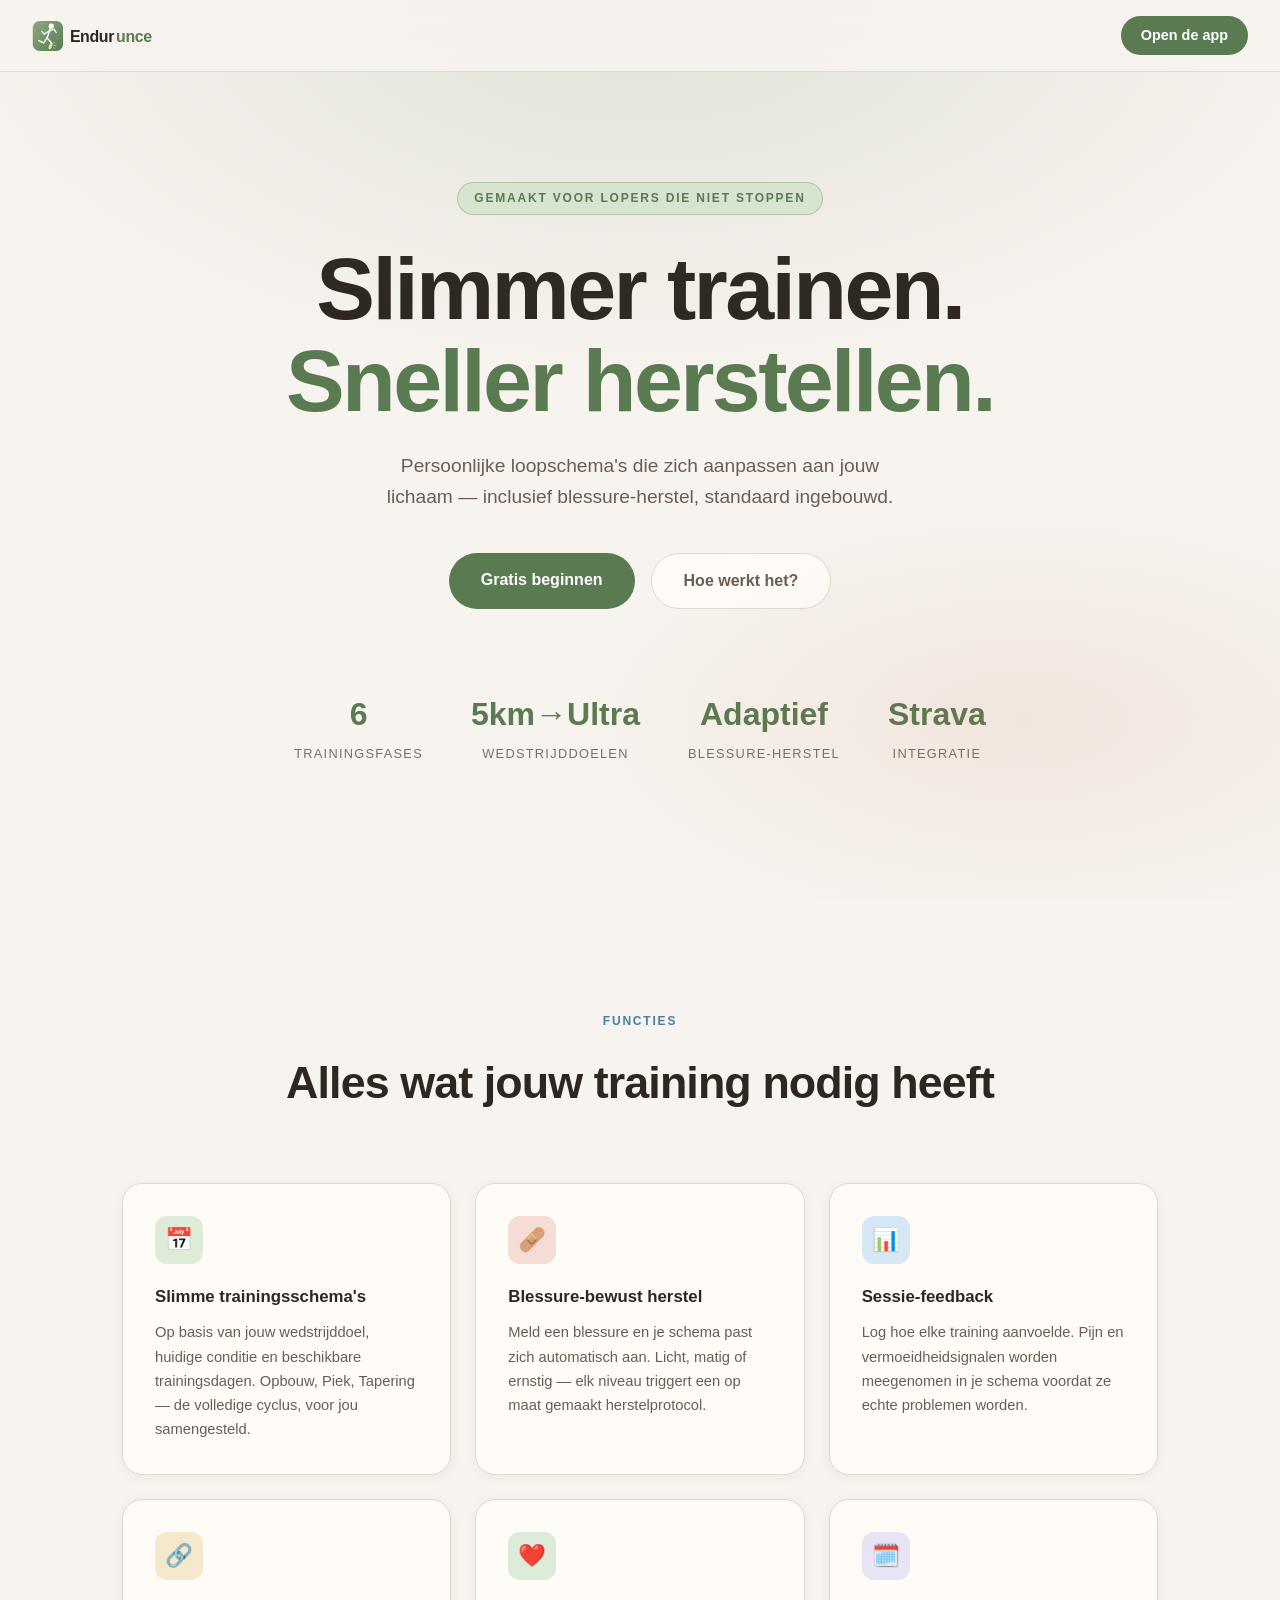
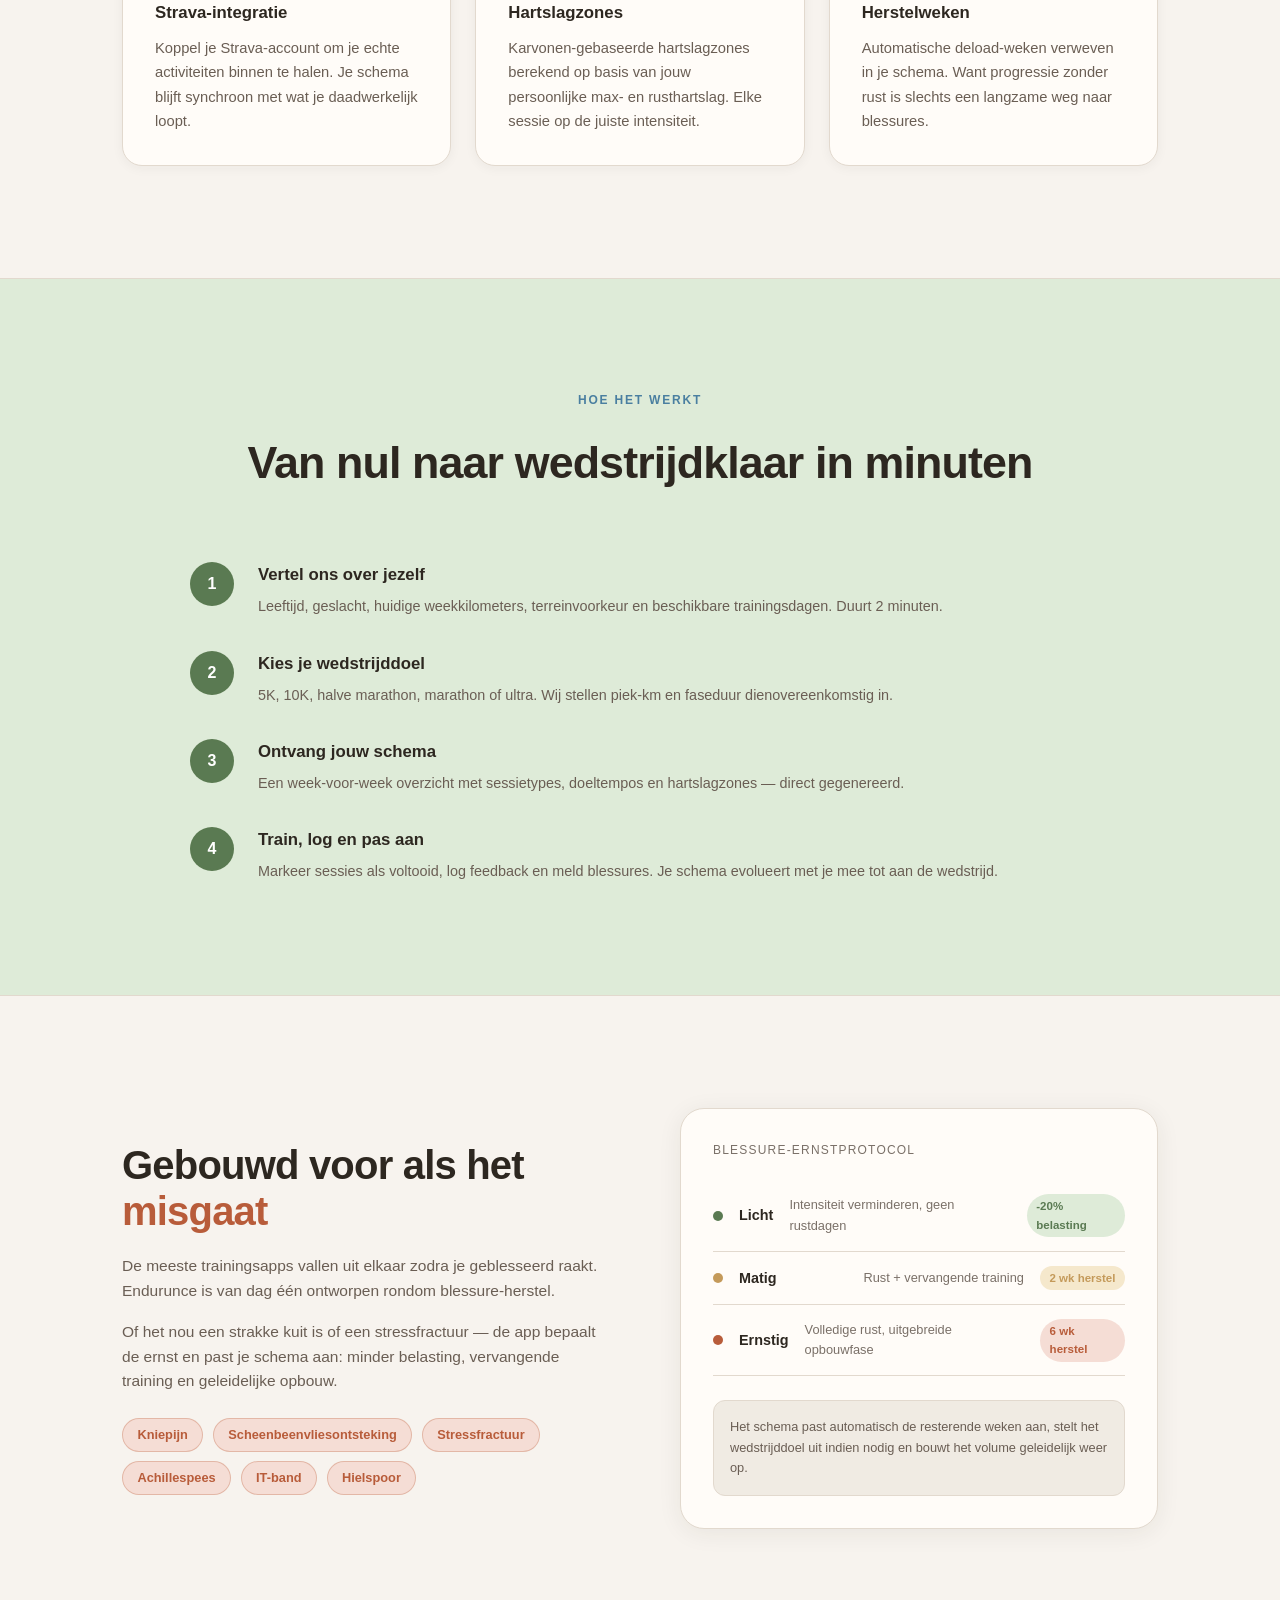
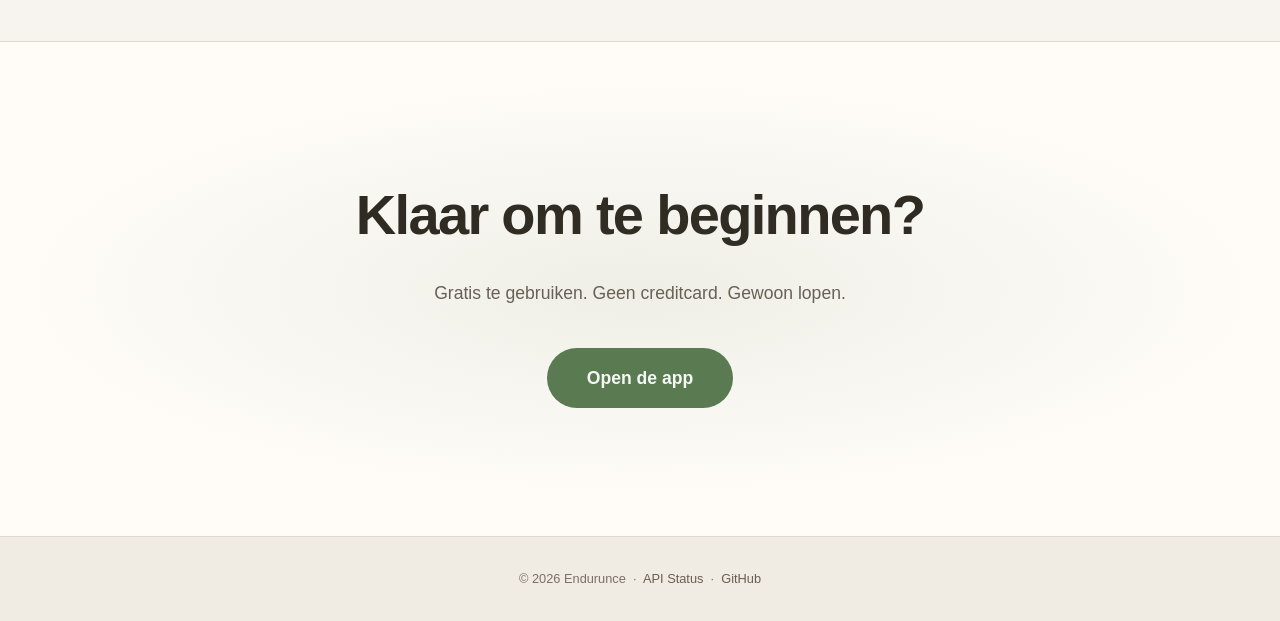
<file: html/index.html>
<!DOCTYPE html>
<html lang="nl">
<head>
  <meta charset="UTF-8" />
  <meta name="viewport" content="width=device-width, initial-scale=1.0" />
  <title>Endurunce — Slimmer trainen. Sneller herstellen.</title>
  <link rel="icon" type="image/svg+xml" href="icon.svg">
  <link rel="icon" type="image/png" href="favicon.png">
  <link rel="apple-touch-icon" href="favicon.png">
  <link rel="canonical" href="https://endurunce.nl/">
  <link rel="stylesheet" href="style.css">
  <link rel="manifest" href="manifest.json">
  <meta name="description" content="AI-gestuurde loopschema's die zich aanpassen aan jouw lichaam — inclusief blessure-herstel." />
  <meta name="theme-color" content="#5a7a52">
  <meta property="og:title" content="Endurunce — Slimmer trainen. Sneller herstellen.">
  <meta property="og:description" content="AI-gestuurde loopschema's die zich aanpassen aan jouw lichaam — inclusief blessure-herstel.">
  <meta property="og:image" content="https://endurunce.nl/icon.svg">
  <meta property="og:url" content="https://endurunce.nl/">
  <meta property="og:type" content="website">
  <meta name="twitter:card" content="summary">
  <script type="application/ld+json">
  {
    "@context": "https://schema.org",
    "@type": "SoftwareApplication",
    "name": "Endurunce",
    "applicationCategory": "HealthApplication",
    "operatingSystem": "iOS, Android, Web",
    "description": "AI-powered hardloopcoach voor gepersonaliseerde trainingsplannen",
    "url": "https://endurunce.nl",
    "offers": { "@type": "Offer", "price": "0", "priceCurrency": "EUR" }
  }
  </script>
</head>
<body>

  <!-- NAV -->
  <nav>
    <a class="logo" href="/"><img src="logo-dark.svg" alt="Endurunce" height="34" style="display:block;"></a>
    <a class="cta-nav" href="https://app.endurunce.nl">Open de app</a>
  </nav>

  <main>

  <!-- HERO -->
  <section class="hero">
    <span class="hero-eyebrow">Gemaakt voor lopers die niet stoppen</span>
    <h1>Slimmer trainen.<br /><em>Sneller herstellen.</em></h1>
    <p>Persoonlijke loopschema's die zich aanpassen aan jouw lichaam — inclusief blessure-herstel, standaard ingebouwd.</p>
    <div class="hero-actions">
      <a class="btn-primary" href="https://app.endurunce.nl">Gratis beginnen</a>
      <a class="btn-secondary" href="#features">Hoe werkt het?</a>
    </div>
    <div class="hero-stats">
      <div class="stat">
        <span class="stat-value">6</span>
        <span class="stat-label">Trainingsfases</span>
      </div>
      <div class="stat">
        <span class="stat-value">5km→Ultra</span>
        <span class="stat-label">Wedstrijddoelen</span>
      </div>
      <div class="stat">
        <span class="stat-value">Adaptief</span>
        <span class="stat-label">Blessure-herstel</span>
      </div>
      <div class="stat">
        <span class="stat-value">Strava</span>
        <span class="stat-label">Integratie</span>
      </div>
    </div>
  </section>

  <!-- FEATURES -->
  <section class="features" id="features">
    <p class="section-label">Functies</p>
    <h2 class="section-title">Alles wat jouw training nodig heeft</h2>
    <div class="features-grid">

      <div class="feature-card">
        <div class="feature-icon" style="background:var(--moss-dim)">📅</div>
        <h3>Slimme trainingsschema's</h3>
        <p>Op basis van jouw wedstrijddoel, huidige conditie en beschikbare trainingsdagen. Opbouw, Piek, Tapering — de volledige cyclus, voor jou samengesteld.</p>
      </div>

      <div class="feature-card">
        <div class="feature-icon" style="background:var(--terra-dim)">🩹</div>
        <h3>Blessure-bewust herstel</h3>
        <p>Meld een blessure en je schema past zich automatisch aan. Licht, matig of ernstig — elk niveau triggert een op maat gemaakt herstelprotocol.</p>
      </div>

      <div class="feature-card">
        <div class="feature-icon" style="background:var(--sky-dim)">📊</div>
        <h3>Sessie-feedback</h3>
        <p>Log hoe elke training aanvoelde. Pijn en vermoeidheidsignalen worden meegenomen in je schema voordat ze echte problemen worden.</p>
      </div>

      <div class="feature-card">
        <div class="feature-icon" style="background:var(--sand-dim)">🔗</div>
        <h3>Strava-integratie</h3>
        <p>Koppel je Strava-account om je echte activiteiten binnen te halen. Je schema blijft synchroon met wat je daadwerkelijk loopt.</p>
      </div>

      <div class="feature-card">
        <div class="feature-icon" style="background:var(--moss-dim)">❤️</div>
        <h3>Hartslagzones</h3>
        <p>Karvonen-gebaseerde hartslagzones berekend op basis van jouw persoonlijke max- en rusthartslag. Elke sessie op de juiste intensiteit.</p>
      </div>

      <div class="feature-card">
        <div class="feature-icon" style="background:var(--lav-dim)">🗓️</div>
        <h3>Herstelweken</h3>
        <p>Automatische deload-weken verweven in je schema. Want progressie zonder rust is slechts een langzame weg naar blessures.</p>
      </div>

    </div>
  </section>

  <!-- HOW IT WORKS -->
  <section class="how">
    <div class="how-inner">
      <p class="section-label">Hoe het werkt</p>
      <h2 class="section-title">Van nul naar wedstrijdklaar in minuten</h2>
      <div class="steps">
        <div class="step">
          <div class="step-num">1</div>
          <div class="step-content">
            <h3>Vertel ons over jezelf</h3>
            <p>Leeftijd, geslacht, huidige weekkilometers, terreinvoorkeur en beschikbare trainingsdagen. Duurt 2 minuten.</p>
          </div>
        </div>
        <div class="step">
          <div class="step-num">2</div>
          <div class="step-content">
            <h3>Kies je wedstrijddoel</h3>
            <p>5K, 10K, halve marathon, marathon of ultra. Wij stellen piek-km en faseduur dienovereenkomstig in.</p>
          </div>
        </div>
        <div class="step">
          <div class="step-num">3</div>
          <div class="step-content">
            <h3>Ontvang jouw schema</h3>
            <p>Een week-voor-week overzicht met sessietypes, doeltempos en hartslagzones — direct gegenereerd.</p>
          </div>
        </div>
        <div class="step">
          <div class="step-num">4</div>
          <div class="step-content">
            <h3>Train, log en pas aan</h3>
            <p>Markeer sessies als voltooid, log feedback en meld blessures. Je schema evolueert met je mee tot aan de wedstrijd.</p>
          </div>
        </div>
      </div>
    </div>
  </section>

  <!-- INJURY -->
  <section class="injury">
    <div class="injury-text">
      <h2>Gebouwd voor als het <em>misgaat</em></h2>
      <p>De meeste trainingsapps vallen uit elkaar zodra je geblesseerd raakt. Endurunce is van dag één ontworpen rondom blessure-herstel.</p>
      <p>Of het nou een strakke kuit is of een stressfractuur — de app bepaalt de ernst en past je schema aan: minder belasting, vervangende training en geleidelijke opbouw.</p>
      <div class="injury-pills">
        <span class="pill">Kniepijn</span>
        <span class="pill">Scheenbeenvliesontsteking</span>
        <span class="pill">Stressfractuur</span>
        <span class="pill">Achillespees</span>
        <span class="pill">IT-band</span>
        <span class="pill">Hielspoor</span>
      </div>
    </div>
    <div class="injury-visual">
      <div style="font-size:0.75rem;text-transform:uppercase;letter-spacing:0.1em;color:var(--ink-light);margin-bottom:1.25rem;">Blessure-ernstprotocol</div>
      <div class="severity-row">
        <div class="severity-dot" style="background:#5a7a52"></div>
        <div class="sev-label">Licht</div>
        <div class="sev-desc">Intensiteit verminderen, geen rustdagen</div>
        <span class="sev-badge" style="background:var(--moss-dim);color:var(--moss)">-20% belasting</span>
      </div>
      <div class="severity-row">
        <div class="severity-dot" style="background:var(--sand)"></div>
        <div class="sev-label">Matig</div>
        <div class="sev-desc">Rust + vervangende training</div>
        <span class="sev-badge" style="background:var(--sand-dim);color:var(--sand)">2 wk herstel</span>
      </div>
      <div class="severity-row">
        <div class="severity-dot" style="background:var(--terra)"></div>
        <div class="sev-label">Ernstig</div>
        <div class="sev-desc">Volledige rust, uitgebreide opbouwfase</div>
        <span class="sev-badge" style="background:var(--terra-dim);color:var(--terra)">6 wk herstel</span>
      </div>
      <div style="margin-top:1.5rem;padding:1rem;background:var(--surface2);border-radius:0.75rem;font-size:0.8rem;color:var(--ink-mid);line-height:1.6;border:1px solid var(--border)">
        Het schema past automatisch de resterende weken aan, stelt het wedstrijddoel uit indien nodig en bouwt het volume geleidelijk weer op.
      </div>
    </div>
  </section>

  <!-- CTA -->
  <section class="cta-section">
    <h2>Klaar om te beginnen?</h2>
    <p>Gratis te gebruiken. Geen creditcard. Gewoon lopen.</p>
    <a class="btn-primary" href="https://app.endurunce.nl" style="font-size:1.1rem;padding:1rem 2.5rem;display:inline-block;">Open de app</a>
  </section>

  </main>

  <!-- FOOTER -->
  <footer>
    <p>&copy; 2026 Endurunce &nbsp;·&nbsp; <a href="https://api.endurunce.nl/health">API Status</a> &nbsp;·&nbsp; <a href="https://github.com/Endurunce">GitHub</a></p>
  </footer>

</body>
</html>
</file>
<file: html/style.css>
*, *::before, *::after { box-sizing: border-box; margin: 0; padding: 0; }

:root {
  --bg:          #f7f3ee;
  --surface:     #fffcf8;
  --surface2:    #f0ebe3;
  --border:      #e2d9ce;
  --border-dark: #c9bfb3;
  --ink:         #2d2720;
  --ink-mid:     #6a5e54;
  --ink-light:   #7a7068;
  --moss:        #5a7a52;
  --moss-dim:    #deebd8;
  --sage:        #8aab7e;
  --terra:       #b85c3a;
  --terra-dim:   #f5ddd5;
  --sand:        #c49a5a;
  --sand-dim:    #f5e8cc;
  --sky:         #4a7fa0;
  --sky-dim:     #d6e8f5;
  --lavender:    #7a6aaa;
  --lav-dim:     #e8e3f5;
  --stone:       #9e9488;
  --stone-dim:   #ede8e2;
  --gold:        #b8862a;
  --gold-dim:    #f5e8c0;
  --strava:      #FC4C02;
}

html { scroll-behavior: smooth; }

body {
  font-family: -apple-system, BlinkMacSystemFont, "Segoe UI", Roboto, sans-serif;
  background: var(--bg);
  color: var(--ink);
  line-height: 1.6;
  overflow-x: hidden;
}

/* ── NAV ── */
nav {
  position: fixed;
  top: 0; left: 0; right: 0;
  z-index: 100;
  display: flex;
  align-items: center;
  justify-content: space-between;
  padding: 1rem 2rem;
  background: rgba(247,243,238,0.88);
  backdrop-filter: blur(14px);
  border-bottom: 1px solid var(--border);
}

.logo {
  font-size: 1.35rem;
  font-weight: 700;
  letter-spacing: -0.02em;
  color: var(--ink);
  text-decoration: none;
}

nav a.cta-nav {
  background: var(--moss);
  color: #fff;
  text-decoration: none;
  padding: 0.5rem 1.25rem;
  border-radius: 999px;
  font-size: 0.9rem;
  font-weight: 600;
  transition: background 0.2s;
}
nav a.cta-nav:hover { background: #4a6844; }

/* ── HERO ── */
.hero {
  min-height: 100vh;
  display: flex;
  flex-direction: column;
  align-items: center;
  justify-content: center;
  text-align: center;
  padding: 8rem 2rem 5rem;
  position: relative;
  overflow: hidden;
}

.hero::before {
  content: "";
  position: absolute;
  inset: 0;
  background:
    radial-gradient(ellipse 80% 60% at 50% 0%, rgba(90,122,82,0.14) 0%, transparent 70%),
    radial-gradient(ellipse 60% 40% at 80% 80%, rgba(184,92,58,0.09) 0%, transparent 60%);
  pointer-events: none;
}

.hero-eyebrow {
  display: inline-block;
  font-size: 0.75rem;
  font-weight: 600;
  letter-spacing: 0.15em;
  text-transform: uppercase;
  color: var(--moss);
  background: var(--moss-dim);
  border: 1px solid rgba(90,122,82,0.3);
  padding: 0.35rem 1rem;
  border-radius: 999px;
  margin-bottom: 1.75rem;
}

.hero h1 {
  font-size: clamp(2.8rem, 7vw, 5.5rem);
  font-weight: 800;
  line-height: 1.05;
  letter-spacing: -0.03em;
  max-width: 820px;
  margin-bottom: 1.5rem;
  color: var(--ink);
}

.hero h1 em {
  font-style: normal;
  color: var(--moss);
}

.hero p {
  font-size: clamp(1rem, 2vw, 1.2rem);
  color: var(--ink-mid);
  max-width: 540px;
  margin-bottom: 2.5rem;
}

.hero-actions {
  display: flex;
  gap: 1rem;
  flex-wrap: wrap;
  justify-content: center;
}

.btn-primary {
  background: var(--moss);
  color: #fff;
  text-decoration: none;
  padding: 0.9rem 2rem;
  border-radius: 999px;
  font-size: 1rem;
  font-weight: 700;
  transition: background 0.2s, transform 0.15s;
}
.btn-primary:hover { background: #4a6844; transform: translateY(-2px); }

.btn-secondary {
  background: var(--surface);
  color: var(--ink-mid);
  text-decoration: none;
  padding: 0.9rem 2rem;
  border-radius: 999px;
  font-size: 1rem;
  font-weight: 600;
  border: 1.5px solid var(--border);
  transition: background 0.2s, transform 0.15s;
}
.btn-secondary:hover { background: var(--surface2); transform: translateY(-2px); }

.hero-stats {
  display: flex;
  gap: 3rem;
  margin-top: 5rem;
  flex-wrap: wrap;
  justify-content: center;
}
.stat { text-align: center; }
.stat-value {
  font-size: 2rem;
  font-weight: 800;
  color: var(--moss);
  display: block;
}
.stat-label {
  font-size: 0.8rem;
  color: var(--ink-light);
  text-transform: uppercase;
  letter-spacing: 0.1em;
}

/* ── FEATURES ── */
.features {
  padding: 7rem 2rem;
  max-width: 1100px;
  margin: 0 auto;
}

.section-label {
  text-align: center;
  font-size: 0.75rem;
  font-weight: 600;
  letter-spacing: 0.15em;
  text-transform: uppercase;
  color: var(--sky);
  margin-bottom: 1rem;
}

.section-title {
  text-align: center;
  font-size: clamp(1.8rem, 4vw, 2.8rem);
  font-weight: 800;
  letter-spacing: -0.02em;
  margin-bottom: 4rem;
  color: var(--ink);
}

.features-grid {
  display: grid;
  grid-template-columns: repeat(auto-fit, minmax(300px, 1fr));
  gap: 1.5rem;
}

.feature-card {
  background: var(--surface);
  border: 1px solid var(--border);
  border-radius: 1.25rem;
  padding: 2rem;
  transition: box-shadow 0.2s, transform 0.2s;
  box-shadow: 0 2px 12px rgba(45,39,32,0.05);
}
.feature-card:hover {
  box-shadow: 0 6px 24px rgba(45,39,32,0.1);
  transform: translateY(-4px);
}

.feature-icon {
  width: 48px;
  height: 48px;
  border-radius: 12px;
  display: flex;
  align-items: center;
  justify-content: center;
  font-size: 1.4rem;
  margin-bottom: 1.25rem;
}

.feature-card h3 {
  font-size: 1.05rem;
  font-weight: 700;
  margin-bottom: 0.6rem;
  color: var(--ink);
}
.feature-card p {
  font-size: 0.92rem;
  color: var(--ink-mid);
  line-height: 1.65;
}

/* ── HOW IT WORKS ── */
.how {
  padding: 7rem 2rem;
  background: var(--moss-dim);
  border-top: 1px solid var(--border);
  border-bottom: 1px solid var(--border);
}

.how-inner {
  max-width: 900px;
  margin: 0 auto;
}

.steps {
  display: flex;
  flex-direction: column;
  gap: 2rem;
  margin-top: 3rem;
}

.step {
  display: flex;
  gap: 1.5rem;
  align-items: flex-start;
}

.step-num {
  flex-shrink: 0;
  width: 44px;
  height: 44px;
  border-radius: 50%;
  background: var(--moss);
  border: 2px solid rgba(90,122,82,0.4);
  display: flex;
  align-items: center;
  justify-content: center;
  font-weight: 800;
  font-size: 1rem;
  color: #fff;
}

.step-content h3 {
  font-size: 1.05rem;
  font-weight: 700;
  margin-bottom: 0.4rem;
  color: var(--ink);
}
.step-content p {
  font-size: 0.9rem;
  color: var(--ink-mid);
}

/* ── INJURY SECTION ── */
.injury {
  padding: 7rem 2rem;
  max-width: 1100px;
  margin: 0 auto;
  display: grid;
  grid-template-columns: 1fr 1fr;
  gap: 5rem;
  align-items: center;
}

@media (max-width: 700px) {
  .injury { grid-template-columns: 1fr; gap: 3rem; }
}

.injury-text h2 {
  font-size: clamp(1.8rem, 4vw, 2.5rem);
  font-weight: 800;
  letter-spacing: -0.02em;
  margin-bottom: 1.25rem;
  line-height: 1.15;
  color: var(--ink);
}
.injury-text h2 em { font-style: normal; color: var(--terra); }

.injury-text p {
  color: var(--ink-mid);
  margin-bottom: 1rem;
  font-size: 0.97rem;
}

.injury-pills {
  display: flex;
  flex-wrap: wrap;
  gap: 0.6rem;
  margin-top: 1.5rem;
}
.pill {
  background: var(--terra-dim);
  border: 1px solid rgba(184,92,58,0.3);
  color: var(--terra);
  padding: 0.35rem 0.9rem;
  border-radius: 999px;
  font-size: 0.8rem;
  font-weight: 600;
}

.injury-visual {
  background: var(--surface);
  border: 1px solid var(--border);
  border-radius: 1.5rem;
  padding: 2rem;
  box-shadow: 0 4px 24px rgba(45,39,32,0.07);
}

.severity-row {
  display: flex;
  align-items: center;
  gap: 1rem;
  padding: 0.85rem 0;
  border-bottom: 1px solid var(--border);
}
.severity-row:last-child { border-bottom: none; }

.severity-dot {
  width: 10px;
  height: 10px;
  border-radius: 50%;
  flex-shrink: 0;
}

.sev-label { font-size: 0.9rem; font-weight: 600; flex: 1; color: var(--ink); }
.sev-desc { font-size: 0.8rem; color: var(--ink-light); }
.sev-badge {
  font-size: 0.72rem;
  padding: 0.2rem 0.6rem;
  border-radius: 999px;
  font-weight: 700;
}

/* ── CTA ── */
.cta-section {
  padding: 8rem 2rem;
  text-align: center;
  position: relative;
  overflow: hidden;
  background: var(--surface);
  border-top: 1px solid var(--border);
}
.cta-section::before {
  content: "";
  position: absolute;
  inset: 0;
  background: radial-gradient(ellipse 70% 60% at 50% 50%, rgba(90,122,82,0.1) 0%, transparent 70%);
  pointer-events: none;
}

.cta-section h2 {
  font-size: clamp(2rem, 5vw, 3.5rem);
  font-weight: 800;
  letter-spacing: -0.03em;
  margin-bottom: 1.25rem;
  color: var(--ink);
}
.cta-section p {
  color: var(--ink-mid);
  font-size: 1.1rem;
  margin-bottom: 2.5rem;
}

/* ── FOOTER ── */
footer {
  border-top: 1px solid var(--border);
  padding: 2rem;
  text-align: center;
  font-size: 0.8rem;
  color: var(--ink-light);
  background: var(--surface2);
}
footer a { color: var(--ink-mid); text-decoration: none; }
footer a:hover { color: var(--ink); }

/* ── MOSS DIVIDER ── */
.moss-line {
  width: 40px;
  height: 3px;
  background: var(--moss);
  border-radius: 2px;
  margin: 1rem auto 0;
}

/* ── REDUCED MOTION ── */
@media (prefers-reduced-motion: reduce) {
  *, *::before, *::after {
    animation-duration: 0.01ms !important;
    animation-iteration-count: 1 !important;
    transition-duration: 0.01ms !important;
    scroll-behavior: auto !important;
  }
  html { scroll-behavior: auto; }
}
</file>
